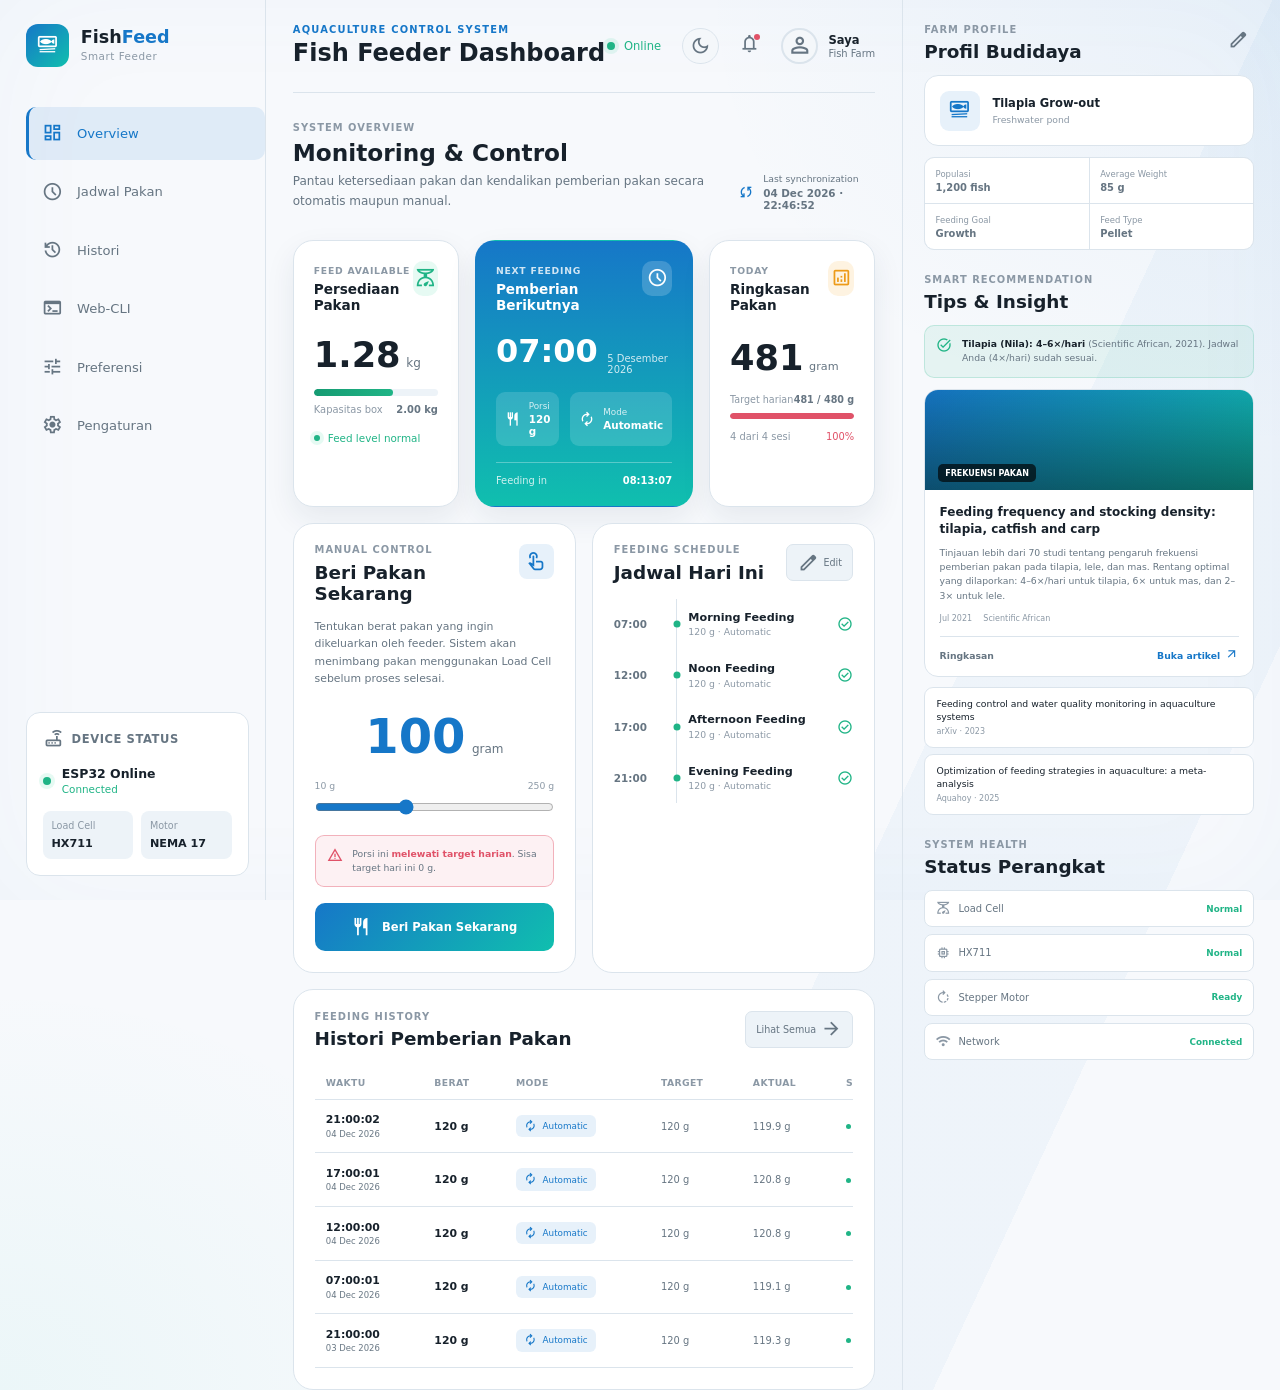
<file: index (file lama).html>
<!DOCTYPE html>
<html lang="id">
<head>
<meta charset="UTF-8">
<meta name="viewport" content="width=device-width, initial-scale=1.0">
<title>Fish Feeder | Monitoring Dashboard</title>
<link rel="stylesheet" href="https://fonts.googleapis.com/css2?family=Material+Symbols+Outlined:opsz,wght,FILL,GRAD@20..48,100..700,0..1,-50..200">
<link rel="stylesheet" href="style.css">
<link rel="stylesheet" href="extra.css">
</head>
<body>
<div class="container">

<!-- SIDEBAR -->
<aside class="sidebar">
  <div class="sidebar-top">
    <div class="brand">
      <div class="brand-icon"><span class="material-symbols-outlined">set_meal</span></div>
      <div><h2>Fish<span>Feed</span></h2><small>Smart Feeder</small></div>
    </div>
  </div>

  <nav class="sidebar-menu">
    <a href="#overview" data-view="overview" class="active"><span class="material-symbols-outlined">dashboard</span><h3>Overview</h3></a>
    <a href="#jadwal" data-view="jadwal"><span class="material-symbols-outlined">schedule</span><h3>Jadwal Pakan</h3></a>
    <a href="#histori" data-view="histori"><span class="material-symbols-outlined">history</span><h3>Histori</h3></a>
    <a href="#cli" data-view="cli"><span class="material-symbols-outlined">terminal</span><h3>Web-CLI</h3></a>
    <a href="#preferensi" data-view="preferensi"><span class="material-symbols-outlined">tune</span><h3>Preferensi</h3></a>
    <a href="#pengaturan" data-view="pengaturan"><span class="material-symbols-outlined">settings</span><h3>Pengaturan</h3></a>
  </nav>

  <div class="device-status">
    <div class="status-header"><span class="material-symbols-outlined">router</span><span>Device Status</span></div>
    <div class="device-online">
      <span class="status-dot"></span>
      <div><strong>ESP32 Online</strong><small>Connected</small></div>
    </div>
    <div class="device-info">
      <div><span>Load Cell</span><strong>HX711</strong></div>
      <div><span>Motor</span><strong>NEMA 17</strong></div>
    </div>
  </div>
</aside>

<!-- MAIN -->
<main>
  <header class="header">
    <div class="header-left">
      <button class="menu-btn"><span class="material-symbols-outlined">menu</span></button>
      <div>
        <p class="eyebrow">AQUACULTURE CONTROL SYSTEM</p>
        <h1>Fish Feeder Dashboard</h1>
      </div>
    </div>
    <div class="header-right">
      <div class="connection"><span class="status-dot"></span><span>Online</span></div>
      <button class="theme-toggle" id="themeToggle" title="Ganti tema"><span class="material-symbols-outlined">dark_mode</span></button>

      <!-- Notifikasi (dropdown saat hover) -->
      <div class="dropdown notification" id="notifDD">
        <button class="icon-btn bare" aria-label="Notifikasi">
          <span class="material-symbols-outlined">notifications</span>
          <span class="notification-dot" id="notifDot"></span>
        </button>
        <div class="dd-menu">
          <div class="dd-card">
            <div class="dd-head"><div><strong>Notifikasi</strong><br><small id="notifCount"></small></div>
              <button class="btn sm" data-act="read-all">Tandai dibaca</button></div>
            <div class="nt-list" id="notifList"></div>
            <div class="dd-foot"><button class="btn sm" data-act="go" data-v="histori">Lihat histori</button></div>
          </div>
        </div>
      </div>

      <!-- Akun (dropdown saat hover) -->
      <div class="profile dropdown" id="accDD">
        <div class="profile-photo"><span class="material-symbols-outlined">person</span></div>
        <div class="profile-info"><strong>Saya</strong><small>Fish Farm</small></div>
        <div class="dd-menu">
          <div class="dd-card small">
            <div class="dd-user"><div class="profile-photo"><span class="material-symbols-outlined">person</span></div>
              <div><strong id="ddName">Saya</strong><small id="ddFarm">Fish Farm</small></div></div>
            <button class="dd-item" data-act="profile"><span class="material-symbols-outlined">account_circle</span>Profil Saya</button>
            <button class="dd-item" data-act="go" data-v="preferensi"><span class="material-symbols-outlined">tune</span>Preferensi</button>
            <button class="dd-item" data-act="go" data-v="pengaturan"><span class="material-symbols-outlined">settings</span>Pengaturan</button>
            <button class="dd-item" data-act="help"><span class="material-symbols-outlined">help</span>Bantuan</button>
            <div class="dd-sep"></div>
            <button class="dd-item danger" data-act="logout"><span class="material-symbols-outlined">logout</span>Keluar</button>
          </div>
        </div>
      </div>
    </div>
  </header>

  <!-- ================= OVERVIEW ================= -->
  <div class="view active" id="view-overview">

    <section class="system-overview">
      <div>
        <p class="section-label">SYSTEM OVERVIEW</p>
        <h2>Monitoring &amp; Control</h2>
        <p class="section-description">Pantau ketersediaan pakan dan kendalikan pemberian pakan secara otomatis maupun manual.</p>
      </div>
      <div class="last-update">
        <span class="material-symbols-outlined">sync</span>
        <div><small>Last synchronization</small><strong>--</strong></div>
      </div>
    </section>

    <section class="monitor-grid">
      <div class="monitor-card feed-stock">
        <div class="card-header">
          <div><span class="card-label">FEED AVAILABLE</span><h3>Persediaan Pakan</h3></div>
          <div class="card-icon green"><span class="material-symbols-outlined">scale</span></div>
        </div>
        <div class="stock-content">
          <div class="stock-number"><strong>1.28</strong><span>kg</span></div>
          <div class="stock-bar"><div class="stock-bar-fill"></div></div>
          <div class="stock-details"><span>Kapasitas box</span><strong>2.00 kg</strong></div>
        </div>
        <div class="stock-status"><span class="status-dot"></span>Feed level normal</div>
      </div>

      <div class="monitor-card next-feeding">
        <div class="card-header">
          <div><span class="card-label">NEXT FEEDING</span><h3>Pemberian Berikutnya</h3></div>
          <div class="card-icon blue"><span class="material-symbols-outlined">schedule</span></div>
        </div>
        <div class="next-time"><strong>--:--</strong><span></span></div>
        <div class="feeding-info">
          <div><span class="material-symbols-outlined">restaurant</span><div><small>Porsi</small><strong>-- g</strong></div></div>
          <div><span class="material-symbols-outlined">autorenew</span><div><small>Mode</small><strong>Automatic</strong></div></div>
        </div>
        <div class="countdown"><span>Feeding in</span><strong>00:00:00</strong></div>
      </div>

      <div class="monitor-card daily-summary">
        <div class="card-header">
          <div><span class="card-label">TODAY</span><h3>Ringkasan Pakan</h3></div>
          <div class="card-icon orange"><span class="material-symbols-outlined">analytics</span></div>
        </div>
        <div class="daily-number"><strong>0</strong><span>gram</span></div>
        <div class="daily-progress">
          <div class="progress-top"><span>Target harian</span><strong>0 / 480 g</strong></div>
          <div class="progress-track"><div class="progress-fill"></div></div>
        </div>
        <div class="daily-meta"><span>0 dari 0 sesi</span><span class="success">0%</span></div>
      </div>
    </section>

    <section class="control-grid">
      <div class="panel manual-control">
        <div class="panel-header">
          <div><span class="section-label">MANUAL CONTROL</span><h2>Beri Pakan Sekarang</h2></div>
          <span class="material-symbols-outlined panel-header-icon">touch_app</span>
        </div>
        <p class="panel-description">Tentukan berat pakan yang ingin dikeluarkan oleh feeder. Sistem akan menimbang pakan menggunakan Load Cell sebelum proses selesai.</p>
        <div class="manual-weight">
          <div class="weight-display"><strong>100</strong><span>gram</span></div>
          <div class="range-value"><span>10 g</span><span>250 g</span></div>
          <input type="range" min="10" max="250" value="100" class="feed-slider">
        </div>
        <div class="manual-warning">
          <span class="material-symbols-outlined">info</span>
          <p>Pemberian manual akan dicatat sebagai <strong>manual feeding</strong> pada histori sistem.</p>
        </div>
        <button class="feed-button"><span class="material-symbols-outlined">restaurant</span>Beri Pakan Sekarang</button>
      </div>

      <div class="panel schedule-panel">
        <div class="panel-header">
          <div><span class="section-label">FEEDING SCHEDULE</span><h2>Jadwal Hari Ini</h2></div>
          <button class="small-action" data-act="go" data-v="jadwal"><span class="material-symbols-outlined">edit</span>Edit</button>
        </div>
        <div class="schedule-list" id="todaySchedule"></div>
      </div>
    </section>

    <section class="panel history-panel">
      <div class="panel-header">
        <div><span class="section-label">FEEDING HISTORY</span><h2>Histori Pemberian Pakan</h2></div>
        <button class="small-action" data-act="go" data-v="histori">Lihat Semua<span class="material-symbols-outlined">arrow_forward</span></button>
      </div>
      <div class="history-table-container">
        <table class="history-table">
          <thead><tr><th>Waktu</th><th>Berat</th><th>Mode</th><th>Target</th><th>Aktual</th><th>Status</th></tr></thead>
          <tbody id="recentBody"></tbody>
        </table>
      </div>
    </section>
  </div>

  <!-- Halaman lain dirender oleh app.js -->
  <div class="view" id="view-jadwal"></div>
  <div class="view" id="view-histori"></div>
  <div class="view" id="view-cli"></div>
  <div class="view" id="view-preferensi"></div>
  <div class="view" id="view-pengaturan"></div>
</main>

<!-- RIGHT PANEL -->
<aside class="right-panel">

  <section class="side-section">
    <div class="side-heading">
      <div><span class="section-label">FARM PROFILE</span><h2>Profil Budidaya</h2></div>
      <button class="icon-btn" data-act="go" data-v="preferensi" title="Ubah preferensi"><span class="material-symbols-outlined">edit</span></button>
    </div>
    <div class="farm-profile">
      <div class="fish-icon"><span class="material-symbols-outlined">set_meal</span></div>
      <div class="farm-data"><strong id="farmTitle">Tilapia Grow-out</strong><span id="farmSystem">Freshwater pond</span></div>
    </div>
    <div class="profile-grid" id="profileGrid"></div>
  </section>

  <section class="side-section recommendation-section">
    <div class="side-heading">
      <div><span class="section-label">SMART RECOMMENDATION</span><h2>Tips &amp; Insight</h2></div>
    </div>
    <div id="recoBox"></div>
  </section>

  <section class="side-section">
    <div class="side-heading">
      <div><span class="section-label">SYSTEM HEALTH</span><h2>Status Perangkat</h2></div>
    </div>
    <div class="health-list">
      <div class="health-item"><div class="health-name"><span class="material-symbols-outlined">scale</span><span>Load Cell</span></div><span class="health-good">Normal</span></div>
      <div class="health-item"><div class="health-name"><span class="material-symbols-outlined">memory</span><span>HX711</span></div><span class="health-good">Normal</span></div>
      <div class="health-item"><div class="health-name"><span class="material-symbols-outlined">rotate_right</span><span>Stepper Motor</span></div><span class="health-good">Ready</span></div>
      <div class="health-item"><div class="health-name"><span class="material-symbols-outlined">wifi</span><span>Network</span></div><span class="health-good">Connected</span></div>
    </div>
  </section>

</aside>
</div>

<script src="app.js" defer></script>
</body>
</html>
</file>
<file: style.css>
/* ===== RESET ===== */
* { margin: 0; padding: 0; box-sizing: border-box; text-decoration: none; list-style: none; border: none; }

/* =========================
   LIGHT MODE (default)
   ========================= */
:root {
    --bg: #f7f9fc;
    --bg-secondary: #edf3f8;
    --surface: #ffffff;
    --surface-light: #f4f7fa;
    --border: #dbe4ec;

    --text: #17212b;
    --text-secondary: #667582;
    --text-muted: #8b98a5;

    --primary: #1677c8;
    --primary-rgb: 22, 119, 200;
    --primary-dark: #0f62ad;
    --accent: #10bfae;
    --accent-dark: #08a995;

    --green: #20b486;
    --green-dark: #159b72;
    --orange: #ed9b19;
    --red: #e05268;
    --on-primary: #ffffff;

    --grad: linear-gradient(135deg, var(--primary), var(--accent));
    --grad-card: linear-gradient(180deg, #1677c8, #10bfae);

    --glow-a: rgba(22, 119, 200, 0.06);
    --glow-b: rgba(16, 191, 174, 0.05);
    --band: rgba(22, 119, 200, 0.04);
    --edge: inset 0 0 120px rgba(22, 119, 200, 0.035);

    --shadow: 0 12px 30px rgba(25, 55, 80, 0.08);
    --radius-lg: 20px;
    --radius-md: 14px;
}

/* =========================
   DARK MODE
   ========================= */
body.dark-mode {
    --bg: #061016;
    --bg-secondary: #091a22;
    --surface: #0b1a22;
    --surface-light: #102731;
    --border: #173943;

    --text: #e9f7f8;
    --text-secondary: #91afb7;
    --text-muted: #62808a;

    --primary: #2494d4;
    --primary-rgb: 36, 148, 212;
    --primary-dark: #1479bd;
    --accent: #16c7b1;
    --accent-dark: #0da995;

    --green: #34d399;
    --green-dark: #10b981;
    --orange: #f5a623;
    --red: #fb7185;

    --grad-card: linear-gradient(180deg, #145f9c, #0a8f80);

    --glow-a: rgba(36, 148, 212, 0.12);
    --glow-b: rgba(22, 199, 177, 0.09);
    --band: rgba(0, 0, 0, 0);
    --edge: inset 0 0 140px rgba(22, 199, 177, 0.08);

    --shadow: 0 18px 45px rgba(0, 0, 0, 0.35);
}

/* ===== BODY ===== */
body {
    width: 100%;
    min-height: 100vh;
    background:
        linear-gradient(115deg, transparent 66%, var(--band) 66%, var(--band) 82%, transparent 82%),
        radial-gradient(ellipse 70% 50% at 100% 0%, var(--glow-a), transparent 65%),
        radial-gradient(ellipse 60% 45% at 0% 100%, var(--glow-b), transparent 65%),
        var(--bg);
    color: var(--text);
    font-family: Geneva, Verdana, "DejaVu Sans", sans-serif;
    font-size: 14px;
    overflow-x: hidden;
    transition: background 0.3s ease, color 0.3s ease;
}

body::before {
    content: "";
    position: fixed;
    inset: 0;
    pointer-events: none;
    box-shadow: var(--edge);
}

/* ===== GLOBAL ===== */
img { width: 100%; display: block; }
button, input { font-family: inherit; }
button { cursor: pointer; }
h1, h2, h3 { color: var(--text); }
h1 { font-size: 1.5rem; font-weight: 700; }
h2 { font-size: 1.15rem; font-weight: 700; }
h3 { font-size: 0.95rem; font-weight: 600; }
small { color: var(--text-secondary); }
.success { color: var(--green) !important; }

.material-symbols-outlined {
    font-size: 1.3rem;
    font-variation-settings: "FILL" 0, "wght" 400, "GRAD" 0, "opsz" 24;
}

/* ===== CONTAINER ===== */
.container {
    position: relative;
    z-index: 1;
    width: 96%;
    margin: 0 auto;
    display: grid;
    grid-template-columns: 15rem minmax(0, 1fr) 22rem;
    gap: 1.7rem;
}

/* ===== SIDEBAR ===== */
.sidebar {
    height: 100vh;
    position: sticky;
    top: 0;
    padding: 1.5rem 0;
    border-right: 1px solid var(--border);
}

.sidebar-top { display: flex; align-items: center; margin-bottom: 2.5rem; }
.brand { display: flex; align-items: center; gap: 0.75rem; }

.brand-icon {
    width: 2.7rem;
    height: 2.7rem;
    display: flex;
    align-items: center;
    justify-content: center;
    border-radius: 12px;
    background: var(--grad);
    color: var(--on-primary);
}

.brand h2 { font-size: 1.1rem; line-height: 1.1; }
.brand h2 span { color: var(--primary); }
.brand small { font-size: 0.65rem; color: var(--text-muted); letter-spacing: 0.05em; }

.menu-btn { display: none; background: transparent; color: var(--text-secondary); }

.sidebar-menu { display: flex; flex-direction: column; gap: 0.35rem; }

.sidebar-menu a {
    height: 3.3rem;
    display: flex;
    align-items: center;
    gap: 0.9rem;
    padding: 0 1rem;
    border-radius: 10px;
    color: var(--text-secondary);
    transition: 0.25s ease;
}

.sidebar-menu a:hover { background: var(--surface); color: var(--text); }

.sidebar-menu a.active {
    background: rgba(var(--primary-rgb), 0.1);
    color: var(--primary);
    border-left: 3px solid var(--primary);
    padding-left: calc(1rem - 3px);
}

.sidebar-menu h3 { font-size: 0.82rem; font-weight: 500; color: inherit; }

/* ===== DEVICE STATUS ===== */
.device-status {
    position: absolute;
    bottom: 1.5rem;
    left: 0;
    right: 1rem;
    padding: 1rem;
    background: var(--surface);
    border: 1px solid var(--border);
    border-radius: var(--radius-md);
}

.status-header {
    display: flex;
    align-items: center;
    gap: 0.5rem;
    margin-bottom: 1rem;
    color: var(--text-secondary);
    font-size: 0.72rem;
    font-weight: 600;
    text-transform: uppercase;
    letter-spacing: 0.05em;
}

.device-online { display: flex; align-items: center; gap: 0.7rem; margin-bottom: 1rem; }
.device-online div { display: flex; flex-direction: column; gap: 0.15rem; }
.device-online strong { font-size: 0.78rem; }
.device-online small { font-size: 0.65rem; color: var(--green); }

.status-dot {
    width: 8px;
    height: 8px;
    border-radius: 50%;
    background: var(--green);
    box-shadow: 0 0 0 4px rgba(52, 211, 153, 0.12);
}

.device-info { display: grid; grid-template-columns: 1fr 1fr; gap: 0.5rem; }
.device-info div { padding: 0.55rem; background: var(--bg-secondary); border-radius: 8px; }
.device-info span { display: block; font-size: 0.6rem; color: var(--text-muted); margin-bottom: 0.2rem; }
.device-info strong { font-size: 0.7rem; }

/* ===== HEADER ===== */
.header {
    height: 5.8rem;
    display: flex;
    align-items: center;
    justify-content: space-between;
    border-bottom: 1px solid var(--border);
}

.header-left { display: flex; align-items: center; gap: 1rem; }
.eyebrow { color: var(--primary); font-size: 0.62rem; font-weight: 700; letter-spacing: 0.12em; margin-bottom: 0.25rem; }
.header-right { display: flex; align-items: center; gap: 1.3rem; }
.connection { display: flex; align-items: center; gap: 0.55rem; color: var(--green); font-size: 0.72rem; }
.notification { position: relative; color: var(--text-secondary); cursor: pointer; }

.notification-dot {
    position: absolute;
    width: 6px;
    height: 6px;
    top: 0;
    right: 0;
    border-radius: 50%;
    background: var(--red);
}

.theme-toggle {
    width: 2.3rem;
    height: 2.3rem;
    display: flex;
    align-items: center;
    justify-content: center;
    border-radius: 50%;
    background: var(--surface-light);
    color: var(--text-secondary);
    border: 1px solid var(--border);
    transition: 0.2s ease;
}

.theme-toggle:hover { color: var(--primary); border-color: var(--primary); }

.profile { display: flex; align-items: center; gap: 0.65rem; }

.profile-photo {
    width: 2.3rem;
    height: 2.3rem;
    display: flex;
    align-items: center;
    justify-content: center;
    border-radius: 50%;
    overflow: hidden;
    border: 2px solid var(--border);
    background: var(--surface-light);
    color: var(--text-secondary);
}

.profile-photo .material-symbols-outlined { font-size: 1.6rem; }
.profile-info { display: flex; flex-direction: column; gap: 0.1rem; }
.profile-info strong { font-size: 0.72rem; }
.profile-info small { font-size: 0.62rem; }

/* ===== SYSTEM OVERVIEW ===== */
.system-overview { display: flex; align-items: end; justify-content: space-between; padding: 1.8rem 0; }

.section-label {
    display: block;
    color: var(--text-muted);
    font-size: 0.62rem;
    font-weight: 700;
    letter-spacing: 0.1em;
    margin-bottom: 0.4rem;
}

.system-overview h2 { font-size: 1.45rem; margin-bottom: 0.4rem; }
.section-description { color: var(--text-secondary); font-size: 0.75rem; max-width: 520px; line-height: 1.6; }
.last-update { display: flex; align-items: center; gap: 0.6rem; color: var(--text-secondary); }
.last-update .material-symbols-outlined { color: var(--primary); font-size: 1rem; }
.last-update div { display: flex; flex-direction: column; gap: 0.15rem; }
.last-update small { font-size: 0.58rem; }
.last-update strong { font-size: 0.65rem; }

/* ===== MONITOR GRID ===== */
.monitor-grid { display: grid; grid-template-columns: 1fr 1fr 1fr; gap: 1rem; }

.monitor-card {
    padding: 1.25rem;
    background: var(--surface);
    border: 1px solid var(--border);
    border-radius: var(--radius-lg);
    box-shadow: var(--shadow);
    transition: 0.25s ease;
}

.monitor-card:hover { border-color: rgba(var(--primary-rgb), 0.35); transform: translateY(-2px); }

.card-header { display: flex; justify-content: space-between; align-items: start; }
.card-label { color: var(--text-muted); font-size: 0.58rem; font-weight: 700; letter-spacing: 0.08em; }
.card-header h3 { margin-top: 0.25rem; font-size: 0.85rem; }

.card-icon { width: 2.2rem; height: 2.2rem; display: flex; align-items: center; justify-content: center; border-radius: 10px; }
.card-icon.green { color: var(--green); background: rgba(52, 211, 153, 0.12); }
.card-icon.blue { color: var(--primary); background: rgba(var(--primary-rgb), 0.1); }
.card-icon.orange { color: var(--orange); background: rgba(245, 158, 11, 0.12); }

/* Feed stock */
.stock-content { margin-top: 1.5rem; }
.stock-number { display: flex; align-items: baseline; gap: 0.35rem; }
.stock-number strong { font-size: 2.2rem; line-height: 1; font-weight: 700; }
.stock-number span { color: var(--text-secondary); font-size: 0.75rem; }
.stock-bar { height: 7px; background: var(--bg-secondary); border-radius: 10px; overflow: hidden; margin-top: 1.1rem; }

.stock-bar-fill {
    width: 64%;
    height: 100%;
    border-radius: inherit;
    background: linear-gradient(90deg, var(--green-dark), var(--green));
    transition: width 0.4s ease;
}

.stock-details { display: flex; justify-content: space-between; margin-top: 0.45rem; font-size: 0.62rem; color: var(--text-muted); }
.stock-details strong { color: var(--text-secondary); }
.stock-status { display: flex; align-items: center; gap: 0.5rem; margin-top: 1.1rem; font-size: 0.65rem; color: var(--green); }
.stock-status .status-dot { width: 6px; height: 6px; }

/* Next feeding */
.next-time { margin-top: 1.2rem; display: flex; align-items: baseline; gap: 0.6rem; }
.next-time strong { font-size: 2rem; color: var(--primary); }
.next-time span { color: var(--text-muted); font-size: 0.62rem; }
.feeding-info { display: grid; grid-template-columns: 1fr 1fr; gap: 0.7rem; margin-top: 1.1rem; }
.feeding-info > div { display: flex; align-items: center; gap: 0.5rem; padding: 0.55rem; background: var(--bg-secondary); border-radius: 9px; }
.feeding-info .material-symbols-outlined { font-size: 1rem; color: var(--primary); }
.feeding-info div div { display: flex; flex-direction: column; gap: 0.1rem; }
.feeding-info small { font-size: 0.55rem; }
.feeding-info strong { font-size: 0.65rem; }
.countdown { display: flex; justify-content: space-between; margin-top: 1rem; padding-top: 0.75rem; border-top: 1px solid var(--border); font-size: 0.62rem; }
.countdown span { color: var(--text-muted); }
.countdown strong { color: var(--primary); }

/* Kartu "Next feeding" bergradien biru-hijau */
.next-feeding { background: var(--grad-card); border-color: transparent; }
.next-feeding:hover { border-color: transparent; }
.next-feeding h3, .next-feeding strong, .next-feeding span, .next-feeding small, .next-feeding .card-label { color: #fff; }
.next-feeding .card-label, .next-feeding small, .next-time span, .countdown span { opacity: 0.8; }
.next-feeding .card-icon { background: rgba(255, 255, 255, 0.18); color: #fff; }
.next-feeding .feeding-info > div { background: rgba(255, 255, 255, 0.14); }
.next-feeding .feeding-info .material-symbols-outlined { color: #fff; }
.next-feeding .countdown { border-color: rgba(255, 255, 255, 0.3); }

/* Daily summary */
.daily-number { display: flex; align-items: baseline; gap: 0.35rem; margin-top: 1.5rem; }
.daily-number strong { font-size: 2.2rem; }
.daily-number span { color: var(--text-secondary); font-size: 0.7rem; }
.daily-progress { margin-top: 1rem; }
.progress-top { display: flex; justify-content: space-between; font-size: 0.6rem; color: var(--text-muted); }
.progress-top strong { color: var(--text-secondary); }
.progress-track { height: 6px; margin-top: 0.5rem; background: var(--bg-secondary); border-radius: 10px; overflow: hidden; }
.progress-fill { width: 75%; height: 100%; background: var(--orange); border-radius: inherit; transition: width 0.4s ease; }
.daily-meta { display: flex; justify-content: space-between; margin-top: 0.8rem; color: var(--text-muted); font-size: 0.62rem; }

/* Peringatan target harian terlewati */
.daily-summary.over .progress-fill { background: var(--red); }
.daily-summary.over .daily-meta .success { color: var(--red) !important; }

/* ===== CONTROL GRID ===== */
.control-grid { display: grid; grid-template-columns: 1fr 1fr; gap: 1rem; margin-top: 1rem; }
.panel { background: var(--surface); border: 1px solid var(--border); border-radius: var(--radius-lg); padding: 1.3rem; }
.panel-header { display: flex; align-items: start; justify-content: space-between; }
.panel-header-icon { color: var(--primary); background: rgba(var(--primary-rgb), 0.1); padding: 0.45rem; border-radius: 8px; }
.panel-description { margin-top: 0.9rem; color: var(--text-secondary); font-size: 0.68rem; line-height: 1.6; }

/* Manual control */
.manual-weight { margin-top: 1.3rem; }
.weight-display { display: flex; align-items: baseline; justify-content: center; gap: 0.4rem; }
.weight-display strong { font-size: 3rem; font-weight: 700; color: var(--primary); }
.weight-display span { color: var(--text-secondary); font-size: 0.75rem; }
.range-value { display: flex; justify-content: space-between; margin-top: 1rem; color: var(--text-muted); font-size: 0.58rem; }
.feed-slider { width: 100%; margin-top: 0.45rem; accent-color: var(--primary); cursor: pointer; }

.manual-warning {
    display: flex;
    align-items: start;
    gap: 0.6rem;
    margin-top: 1.1rem;
    padding: 0.7rem;
    border-radius: 9px;
    background: rgba(245, 158, 11, 0.07);
    border: 1px solid rgba(245, 158, 11, 0.15);
}

.manual-warning .material-symbols-outlined { color: var(--orange); font-size: 1rem; }
.manual-warning p { color: var(--text-secondary); font-size: 0.58rem; line-height: 1.5; }
.manual-warning strong { color: var(--orange); }

.manual-warning.danger { background: rgba(224, 82, 104, 0.08); border-color: rgba(224, 82, 104, 0.4); }
.manual-warning.danger .material-symbols-outlined, .manual-warning.danger strong { color: var(--red); }

.feed-button {
    width: 100%;
    height: 3rem;
    display: flex;
    align-items: center;
    justify-content: center;
    gap: 0.6rem;
    margin-top: 1rem;
    border-radius: 10px;
    background: var(--grad);
    color: #ffffff;
    font-weight: 700;
    font-size: 0.72rem;
    transition: 0.2s ease;
}

.feed-button:hover { filter: brightness(1.1); transform: translateY(-1px); }
.feed-button:disabled { opacity: 0.7; cursor: wait; transform: none; filter: none; }

/* Schedule */
.small-action {
    display: flex;
    align-items: center;
    gap: 0.3rem;
    padding: 0.45rem 0.65rem;
    border-radius: 7px;
    background: var(--bg-secondary);
    border: 1px solid var(--border);
    color: var(--text-secondary);
    font-size: 0.6rem;
}

.small-action:hover { color: var(--primary); border-color: var(--primary); }
.schedule-list { margin-top: 1rem; }
.schedule-item { display: grid; grid-template-columns: 3.2rem 1px 1fr auto; gap: 0.7rem; align-items: center; min-height: 3.2rem; }
.schedule-time { color: var(--text-secondary); font-size: 0.65rem; font-weight: 600; }
.schedule-line { height: 100%; background: var(--border); position: relative; }

.schedule-line::before {
    content: "";
    position: absolute;
    top: 50%;
    left: 50%;
    transform: translate(-50%, -50%);
    width: 7px;
    height: 7px;
    border-radius: 50%;
    background: var(--text-muted);
}

.schedule-item.completed .schedule-line::before { background: var(--green); }
.schedule-content { display: flex; flex-direction: column; gap: 0.15rem; }
.schedule-content strong { font-size: 0.7rem; }
.schedule-content span { color: var(--text-muted); font-size: 0.58rem; }
.schedule-status { color: var(--text-muted); font-size: 1rem; }
.schedule-item.completed .schedule-status { color: var(--green); }
.schedule-item.upcoming .schedule-status { color: var(--primary); }

/* ===== HISTORY ===== */
.history-panel { margin-top: 1rem; }
.history-table-container { overflow-x: auto; margin-top: 1rem; }
.history-table { width: 100%; border-collapse: collapse; min-width: 620px; }

.history-table th {
    padding: 0.7rem;
    text-align: left;
    color: var(--text-muted);
    font-size: 0.58rem;
    font-weight: 600;
    text-transform: uppercase;
    letter-spacing: 0.04em;
    border-bottom: 1px solid var(--border);
}

.history-table td { padding: 0.85rem 0.7rem; color: var(--text-secondary); font-size: 0.62rem; border-bottom: 1px solid var(--border); }
.history-table tbody tr:hover { background: rgba(var(--primary-rgb), 0.04); }
.history-table td strong { display: block; color: var(--text); font-size: 0.68rem; }
.history-table td small { display: block; margin-top: 0.15rem; font-size: 0.53rem; }

.mode { display: inline-flex; align-items: center; gap: 0.35rem; padding: 0.3rem 0.5rem; border-radius: 6px; font-size: 0.55rem; }
.mode .material-symbols-outlined { font-size: 0.8rem; }
.mode.automatic { color: var(--primary); background: rgba(var(--primary-rgb), 0.1); }
.mode.manual { color: var(--orange); background: rgba(245, 158, 11, 0.1); }

.status { display: inline-flex; align-items: center; gap: 0.35rem; font-size: 0.58rem; }
.status > span { width: 5px; height: 5px; border-radius: 50%; }
.success-status { color: var(--green); }
.success-status > span { background: var(--green); }

/* ===== RIGHT PANEL ===== */
.right-panel { padding-top: 1.5rem; border-left: 1px solid var(--border); padding-left: 1.3rem; }
.side-section { margin-bottom: 1.5rem; }
.side-heading { display: flex; align-items: start; justify-content: space-between; margin-bottom: 0.8rem; }
.side-heading > .material-symbols-outlined { color: var(--primary); font-size: 1.2rem; }

.farm-profile {
    display: flex;
    align-items: center;
    gap: 0.8rem;
    padding: 0.9rem;
    background: var(--surface);
    border: 1px solid var(--border);
    border-radius: var(--radius-md);
}

.fish-icon { width: 2.5rem; height: 2.5rem; display: flex; align-items: center; justify-content: center; border-radius: 9px; color: var(--primary); background: rgba(var(--primary-rgb), 0.1); }
.farm-data { display: flex; flex-direction: column; gap: 0.2rem; }
.farm-data strong { font-size: 0.72rem; }
.farm-data span { color: var(--text-muted); font-size: 0.58rem; }

.profile-grid {
    display: grid;
    grid-template-columns: 1fr 1fr;
    gap: 1px;
    margin-top: 0.7rem;
    background: var(--border);
    border: 1px solid var(--border);
    border-radius: 10px;
    overflow: hidden;
}

.profile-grid div { padding: 0.65rem; background: var(--surface); display: flex; flex-direction: column; gap: 0.2rem; }
.profile-grid span { color: var(--text-muted); font-size: 0.53rem; }
.profile-grid strong { color: var(--text-secondary); font-size: 0.62rem; }

/* Article */
.article-card { overflow: hidden; background: var(--surface); border: 1px solid var(--border); border-radius: var(--radius-md); }

.article-image {
    height: 100px;
    position: relative;
    background:
        linear-gradient(rgba(2, 6, 8, 0.05), rgba(2, 6, 8, 0.45)),
        var(--grad);
}

.article-overlay { position: absolute; left: 0.8rem; bottom: 0.7rem; }
.article-overlay span { padding: 0.3rem 0.45rem; border-radius: 5px; background: rgba(2, 6, 8, 0.7); color: #fff; font-size: 0.5rem; font-weight: 700; }
.article-content { padding: 0.9rem; }
.article-content h3 { font-size: 0.75rem; line-height: 1.4; }
.article-content p { margin-top: 0.5rem; color: var(--text-secondary); font-size: 0.58rem; line-height: 1.55; }
.article-meta { display: flex; gap: 0.7rem; margin-top: 0.7rem; color: var(--text-muted); font-size: 0.5rem; }

.read-article {
    display: flex;
    align-items: center;
    justify-content: space-between;
    margin-top: 0.8rem;
    padding-top: 0.7rem;
    border-top: 1px solid var(--border);
    color: var(--primary);
    font-size: 0.58rem;
    font-weight: 600;
}

.read-article .material-symbols-outlined { font-size: 0.85rem; }

/* System health */
.health-list { display: flex; flex-direction: column; gap: 0.45rem; }
.health-item { display: flex; align-items: center; justify-content: space-between; padding: 0.65rem 0.7rem; background: var(--surface); border: 1px solid var(--border); border-radius: 8px; }
.health-name { display: flex; align-items: center; gap: 0.5rem; color: var(--text-secondary); font-size: 0.62rem; }
.health-name .material-symbols-outlined { color: var(--text-muted); font-size: 0.9rem; }
.health-good { color: var(--green); font-size: 0.55rem; font-weight: 600; }

/* ===== TOAST ===== */
.toast {
    position: fixed;
    right: 1.5rem;
    bottom: 1.5rem;
    z-index: 200;
    max-width: 20rem;
    padding: 0.8rem 1rem;
    border-radius: 12px;
    background: var(--surface);
    color: var(--text);
    border: 1px solid var(--red);
    box-shadow: var(--shadow);
    font-size: 0.7rem;
    line-height: 1.5;
    opacity: 0;
    transform: translateY(10px);
    transition: 0.25s ease;
    pointer-events: none;
}

.toast.show { opacity: 1; transform: none; }

/* ===== TABLET ===== */
@media screen and (max-width: 1250px) {
    .container { grid-template-columns: 12rem minmax(0, 1fr) 19rem; }
    .monitor-grid { grid-template-columns: 1fr 1fr; }
    .daily-summary { grid-column: span 2; }
}

/* ===== SMALL TABLET ===== */
@media screen and (max-width: 1000px) {
    .container { grid-template-columns: 4.5rem minmax(0, 1fr); }
    .sidebar { padding-right: 0.4rem; }
    .brand > div:last-child, .sidebar-menu h3, .device-status { display: none; }
    .brand { justify-content: center; }
    .sidebar-menu a { justify-content: center; padding: 0; }
    .sidebar-menu a.active { padding-left: 0; border-left: none; }
    .right-panel { display: none; }
    .control-grid { grid-template-columns: 1fr; }
}

/* ===== MOBILE ===== */
@media screen and (max-width: 700px) {
    .container { display: block; width: 94%; }

    .sidebar {
        position: fixed;
        z-index: 100;
        width: 17rem;
        left: -100%;
        top: 0;
        bottom: 0;
        height: 100vh;
        background: var(--bg);
        padding: 1.5rem;
        border-right: 1px solid var(--border);
        transition: left 0.25s ease;
    }

    .sidebar.open { left: 0; }
    .brand > div:last-child, .sidebar-menu h3 { display: block; }
    .device-status { display: block; left: 1.5rem; right: 1.5rem; }
    .sidebar-menu a { justify-content: flex-start; padding: 0 1rem; }
    .sidebar-menu a.active { border-left: 3px solid var(--primary); padding-left: calc(1rem - 3px); }
    .menu-btn { display: block; }
    .header { height: 5rem; }
    .header-right .connection, .profile-info { display: none; }
    .system-overview { align-items: start; flex-direction: column; gap: 1rem; }
    .last-update { display: none; }
    .monitor-grid { grid-template-columns: 1fr; }
    .daily-summary { grid-column: auto; }
    .control-grid { grid-template-columns: 1fr; }
    .history-panel { overflow: hidden; }
}

/* ===== SMALL MOBILE ===== */
@media screen and (max-width: 450px) {
    .header h1 { font-size: 1.1rem; }
    .monitor-card, .panel { padding: 1rem; }
    .next-time strong { font-size: 1.7rem; }
    .weight-display strong { font-size: 2.5rem; }
    .profile-grid { grid-template-columns: 1fr; }
}
</file>
<file: extra.css>
/* =========================================================
   extra.css — tambahan untuk halaman, popup, dropdown, form
   (dimuat setelah style.css)
   ========================================================= */

body.dark-mode { color-scheme: dark; }

/* ===== VIEWS ===== */
.view { display: none; }
.view.active { display: block; animation: viewIn 0.35s ease; }
@keyframes viewIn { from { opacity: 0; transform: translateY(8px); } }

.page-grid { display: grid; grid-template-columns: 1.4fr 1fr; gap: 1rem; }
.stack { display: grid; gap: 1rem; align-content: start; }
.empty { padding: 1rem; text-align: center; color: var(--text-muted); font-size: 0.68rem; }
.muted { color: var(--text-muted); }
.schedule-item.off { opacity: 0.5; }

/* ===== BUTTONS ===== */
.btn {
    display: inline-flex; align-items: center; gap: 0.4rem;
    padding: 0.6rem 1rem; border-radius: 10px;
    font-size: 0.7rem; font-weight: 600;
    background: var(--surface-light); color: var(--text);
    border: 1px solid var(--border); transition: 0.2s ease;
}
.btn:hover { border-color: var(--primary); color: var(--primary); }
.btn.primary { background: var(--grad); color: #fff; border-color: transparent; }
.btn.primary:hover { filter: brightness(1.08); color: #fff; }
.btn.danger { background: var(--red); color: #fff; border-color: transparent; }
.btn.danger:hover { filter: brightness(1.08); color: #fff; }
.btn.sm { padding: 0.4rem 0.7rem; font-size: 0.62rem; }
.btn .material-symbols-outlined { font-size: 1rem; }

.icon-btn {
    display: inline-flex; align-items: center; justify-content: center;
    width: 2rem; height: 2rem; border-radius: 8px;
    background: transparent; color: var(--text-secondary); transition: 0.2s ease;
}
.icon-btn:hover { background: var(--surface-light); color: var(--primary); }
.icon-btn.danger:hover { color: var(--red); }
.icon-btn.bare { width: auto; height: auto; padding: 0; position: relative; color: inherit; }
.icon-btn.bare:hover { background: none; }

/* ===== FORM ===== */
.field { display: flex; flex-direction: column; gap: 0.35rem; font-size: 0.65rem; color: var(--text-secondary); font-weight: 600; }
.field input, .field select {
    padding: 0.65rem 0.75rem; border-radius: 9px;
    background: var(--bg-secondary); border: 1px solid var(--border);
    color: var(--text); font-size: 0.75rem; outline: none; transition: 0.2s ease;
}
.field input:focus, .field select:focus { border-color: var(--primary); box-shadow: 0 0 0 3px rgba(var(--primary-rgb), 0.15); }
.row2 { display: grid; grid-template-columns: 1fr 1fr; gap: 0.8rem; margin-top: 0.8rem; }
.form-grid { display: grid; grid-template-columns: repeat(auto-fit, minmax(14rem, 1fr)); gap: 1rem; margin-top: 1rem; }
.form-err { color: var(--red); font-size: 0.62rem; min-height: 1em; margin-top: 0.6rem; }

.switch { position: relative; width: 2.4rem; height: 1.35rem; display: inline-block; flex: none; }
.switch input { opacity: 0; width: 0; height: 0; position: absolute; }
.switch i { position: absolute; inset: 0; background: var(--border); border-radius: 99px; transition: 0.25s; cursor: pointer; }
.switch i::after { content: ""; position: absolute; left: 3px; top: 3px; width: calc(1.35rem - 6px); height: calc(1.35rem - 6px); background: #fff; border-radius: 50%; transition: 0.25s; }
.switch input:checked + i { background: var(--green); }
.switch input:checked + i::after { transform: translateX(1.05rem); }

/* ===== JADWAL / STOK / TARGET ===== */
.sch-list { display: flex; flex-direction: column; gap: 0.5rem; margin-top: 1rem; }
.sch-row { display: flex; align-items: center; gap: 0.8rem; padding: 0.7rem 0.9rem; border: 1px solid var(--border); border-radius: 12px; background: var(--bg-secondary); transition: 0.2s ease; }
.sch-row.off { opacity: 0.55; }
.sch-time { font-size: 1rem; font-weight: 700; color: var(--primary); width: 3.6rem; }
.sch-info { flex: 1; display: flex; flex-direction: column; gap: 0.15rem; min-width: 0; }
.sch-info strong { font-size: 0.75rem; }
.sch-info span { font-size: 0.62rem; color: var(--text-muted); }
.sum-line { margin-top: 1rem; padding: 0.7rem 0.9rem; border-radius: 10px; font-size: 0.68rem; line-height: 1.5; background: rgba(32, 180, 134, 0.1); color: var(--text-secondary); }
.sum-line.bad { background: rgba(224, 82, 104, 0.1); }
.sum-line strong { color: var(--text); }
.big { font-size: 2.4rem; font-weight: 700; line-height: 1; margin-top: 1rem; }
.big small { font-size: 0.8rem; }
.actions-row { display: flex; gap: 0.6rem; flex-wrap: wrap; margin-top: 1rem; }

/* ===== HISTORI ===== */
.chips { display: flex; gap: 0.4rem; flex-wrap: wrap; }
.chip { padding: 0.4rem 0.8rem; border-radius: 99px; font-size: 0.62rem; background: var(--bg-secondary); border: 1px solid var(--border); color: var(--text-secondary); }
.chip.on { background: rgba(var(--primary-rgb), 0.12); color: var(--primary); border-color: var(--primary); }
.stats { display: grid; grid-template-columns: repeat(3, 1fr); gap: 0.8rem; margin: 1rem 0; }
.stat { padding: 0.9rem; border-radius: 12px; background: var(--bg-secondary); }
.stat span { display: block; font-size: 0.58rem; color: var(--text-muted); margin-bottom: 0.2rem; }
.stat strong { font-size: 1.2rem; }
.toolbar { display: flex; gap: 0.6rem; flex-wrap: wrap; justify-content: space-between; align-items: center; margin-top: 1rem; }

/* ===== PENGATURAN ===== */
.set-row { display: flex; justify-content: space-between; align-items: center; gap: 1rem; padding: 0.9rem 0; border-bottom: 1px solid var(--border); font-size: 0.72rem; }
.set-row:last-child { border-bottom: none; }
.set-row small { display: block; margin-top: 0.15rem; font-size: 0.6rem; }
.set-row .field { min-width: 11rem; }

/* ===== TERMINAL ===== */
.term { border-radius: 16px; overflow: hidden; border: 1px solid var(--border); background: #05090d; box-shadow: var(--shadow); font-family: ui-monospace, Menlo, Consolas, monospace; }
.term-bar { display: flex; align-items: center; gap: 0.4rem; padding: 0.6rem 0.9rem; background: #0b141b; color: #7e97a3; font-size: 0.62rem; }
.term-bar i { width: 0.6rem; height: 0.6rem; border-radius: 50%; background: #34505c; }
.term-bar span { margin-left: 0.5rem; }
.term-out { height: 26rem; overflow: auto; padding: 1rem; font-size: 0.72rem; line-height: 1.7; color: #cfe7ee; white-space: pre-wrap; }
.term-out .dim { color: #6d8793; } .term-out .ok { color: #34d399; } .term-out .err { color: #fb7185; }
.term-out .warn { color: #f5a623; } .term-out .cmd { color: #7dd3fc; }
.term-in { display: flex; gap: 0.6rem; align-items: center; padding: 0.7rem 1rem; border-top: 1px solid #12222b; color: #34d399; font-size: 0.75rem; }
.term-in input { flex: 1; background: transparent; color: #e5f4f8; font-family: inherit; font-size: 0.75rem; outline: none; }

/* ===== DROPDOWN (hover) ===== */
.dropdown { position: relative; }
.profile.dropdown { cursor: pointer; }
.dd-menu { position: absolute; right: 0; top: 100%; padding-top: 0.8rem; z-index: 300; opacity: 0; visibility: hidden; transform: translateY(6px); transition: 0.18s ease; cursor: default; }
.dropdown:hover > .dd-menu, .dropdown.open > .dd-menu { opacity: 1; visibility: visible; transform: none; }
.dropdown.suppress > .dd-menu { opacity: 0 !important; visibility: hidden !important; }
.dd-card { width: 19rem; background: var(--surface); border: 1px solid var(--border); border-radius: 16px; box-shadow: 0 20px 50px rgba(0, 0, 0, 0.2); overflow: hidden; color: var(--text); }
.dd-card.small { width: 15rem; }
.dd-head { display: flex; justify-content: space-between; align-items: center; padding: 0.9rem 1rem; border-bottom: 1px solid var(--border); }
.dd-head strong { font-size: 0.8rem; }
.dd-head small { font-size: 0.6rem; }
.dd-foot { padding: 0.7rem 1rem; text-align: center; }
.nt-list { max-height: 20rem; overflow: auto; }
.nt { display: flex; gap: 0.7rem; width: 100%; padding: 0.8rem 1rem; background: transparent; text-align: left; color: var(--text); border-bottom: 1px solid var(--border); }
.nt:hover { background: var(--surface-light); }
.nt.unread { background: rgba(var(--primary-rgb), 0.06); }
.nt-ic { flex: none; width: 2rem; height: 2rem; display: flex; align-items: center; justify-content: center; border-radius: 9px; font-size: 1.1rem; }
.nt-ic.ok { background: rgba(32, 180, 134, 0.14); color: var(--green); }
.nt-ic.warn { background: rgba(237, 155, 25, 0.14); color: var(--orange); }
.nt-ic.error { background: rgba(224, 82, 104, 0.14); color: var(--red); }
.nt-ic.info { background: rgba(var(--primary-rgb), 0.12); color: var(--primary); }
.nt-tx { display: flex; flex-direction: column; gap: 0.15rem; min-width: 0; }
.nt-tx strong { font-size: 0.7rem; }
.nt-tx small { font-size: 0.62rem; line-height: 1.4; }
.nt-tx em { font-style: normal; font-size: 0.55rem; color: var(--text-muted); }
.dd-user { display: flex; align-items: center; gap: 0.7rem; padding: 1rem; border-bottom: 1px solid var(--border); }
.dd-user div:last-child { display: flex; flex-direction: column; gap: 0.15rem; }
.dd-user strong { font-size: 0.78rem; }
.dd-user small { font-size: 0.6rem; }
.dd-item { display: flex; align-items: center; gap: 0.7rem; width: 100%; padding: 0.7rem 1rem; background: transparent; color: var(--text); font-size: 0.72rem; text-align: left; }
.dd-item:hover { background: var(--surface-light); color: var(--primary); }
.dd-item.danger, .dd-item.danger .material-symbols-outlined { color: var(--red); }
.dd-item .material-symbols-outlined { font-size: 1.1rem; color: var(--text-muted); }
.dd-sep { height: 1px; background: var(--border); margin: 0.3rem 0; }

/* ===== MODAL (pop up) ===== */
.modal-backdrop { position: fixed; inset: 0; z-index: 500; display: flex; align-items: center; justify-content: center; padding: 1rem; background: rgba(3, 10, 16, 0.45); opacity: 0; transition: opacity 0.22s ease, backdrop-filter 0.22s ease; }
.modal-backdrop.show { opacity: 1; backdrop-filter: blur(6px); }
.modal { position: relative; width: min(26rem, 100%); max-height: 90vh; overflow: auto; padding: 1.4rem; border-radius: 20px; background: var(--surface); border: 1px solid var(--border); box-shadow: 0 30px 80px rgba(0, 0, 0, 0.35); transform: translateY(24px) scale(0.92); opacity: 0; transition: transform 0.35s cubic-bezier(0.34, 1.56, 0.64, 1), opacity 0.2s ease; }
.modal-backdrop.show .modal { transform: none; opacity: 1; }
.modal-head { display: flex; align-items: center; gap: 0.7rem; margin-bottom: 0.9rem; padding-right: 2rem; }
.modal-icon { flex: none; width: 2.4rem; height: 2.4rem; display: flex; align-items: center; justify-content: center; border-radius: 12px; background: rgba(var(--primary-rgb), 0.12); color: var(--primary); }
.modal[data-tone="warn"] .modal-icon { background: rgba(237, 155, 25, 0.15); color: var(--orange); }
.modal[data-tone="danger"] .modal-icon { background: rgba(224, 82, 104, 0.14); color: var(--red); }
.modal[data-tone="ok"] .modal-icon { background: rgba(32, 180, 134, 0.15); color: var(--green); }
.modal-body { font-size: 0.75rem; line-height: 1.6; color: var(--text-secondary); }
.modal-body b { color: var(--text); }
.modal-body ul { padding-left: 1rem; list-style: disc; display: grid; gap: 0.35rem; }
.modal-actions { display: flex; justify-content: flex-end; gap: 0.6rem; margin-top: 1.2rem; }
.modal-actions[hidden], .modal-x[hidden] { display: none; }
.modal-x { position: absolute; right: 0.9rem; top: 0.9rem; width: 2rem; height: 2rem; border-radius: 50%; background: transparent; color: var(--text-muted); display: flex; align-items: center; justify-content: center; }
.modal-x:hover { background: var(--surface-light); color: var(--text); }
.pbar { height: 10px; border-radius: 99px; background: var(--bg-secondary); overflow: hidden; margin: 1rem 0 0.6rem; }
.pbar i { display: block; height: 100%; width: 0; background: var(--grad); }
.pnum { text-align: center; font-size: 1.6rem; color: var(--text); }
.pnum b { color: var(--primary); }
.done-pop { display: flex; justify-content: center; margin: 0.4rem 0 0.8rem; }
.done-pop .material-symbols-outlined { font-size: 3.4rem; color: var(--green); animation: pop 0.5s cubic-bezier(0.34, 1.56, 0.64, 1); }
@keyframes pop { from { transform: scale(0); } }

/* ===== TOAST ===== */
.toast.ok { border-color: var(--green); }
.toast.warn { border-color: var(--orange); }

/* ===== PANEL KANAN: TIPS & ARTIKEL ===== */
.tip { display: flex; gap: 0.6rem; align-items: flex-start; padding: 0.7rem; border-radius: 10px; margin-bottom: 0.7rem; font-size: 0.58rem; line-height: 1.5; color: var(--text-secondary); background: rgba(32, 180, 134, 0.08); border: 1px solid rgba(32, 180, 134, 0.2); }
.tip.warn { background: rgba(237, 155, 25, 0.08); border-color: rgba(237, 155, 25, 0.25); }
.tip .material-symbols-outlined { font-size: 1rem; color: var(--green); }
.tip.warn .material-symbols-outlined { color: var(--orange); }
.tip strong { color: var(--text); }
.art-actions { display: flex; align-items: center; justify-content: space-between; margin-top: 0.8rem; padding-top: 0.7rem; border-top: 1px solid var(--border); }
.art-actions .read-article { margin: 0; padding: 0; border: 0; gap: 0.3rem; }
.link-btn { background: none; color: var(--text-secondary); font-size: 0.58rem; font-weight: 600; }
.link-btn:hover { color: var(--primary); }
.more-articles { display: flex; flex-direction: column; gap: 0.4rem; margin-top: 0.6rem; }
.more-articles a { display: flex; flex-direction: column; gap: 0.15rem; padding: 0.6rem 0.7rem; border: 1px solid var(--border); border-radius: 9px; background: var(--surface); font-size: 0.58rem; line-height: 1.4; color: var(--text); transition: 0.2s ease; }
.more-articles a:hover { border-color: var(--primary); }
.more-articles small { font-size: 0.5rem; color: var(--text-muted); }

/* ===== RESPONSIVE ===== */
@media screen and (max-width: 1000px) { .page-grid { grid-template-columns: 1fr; } }
@media screen and (max-width: 700px) {
    .stats { grid-template-columns: 1fr; }
    .row2 { grid-template-columns: 1fr; }
    .dd-card { width: min(19rem, 88vw); }
    .set-row { flex-direction: column; align-items: flex-start; }
}
</file>
